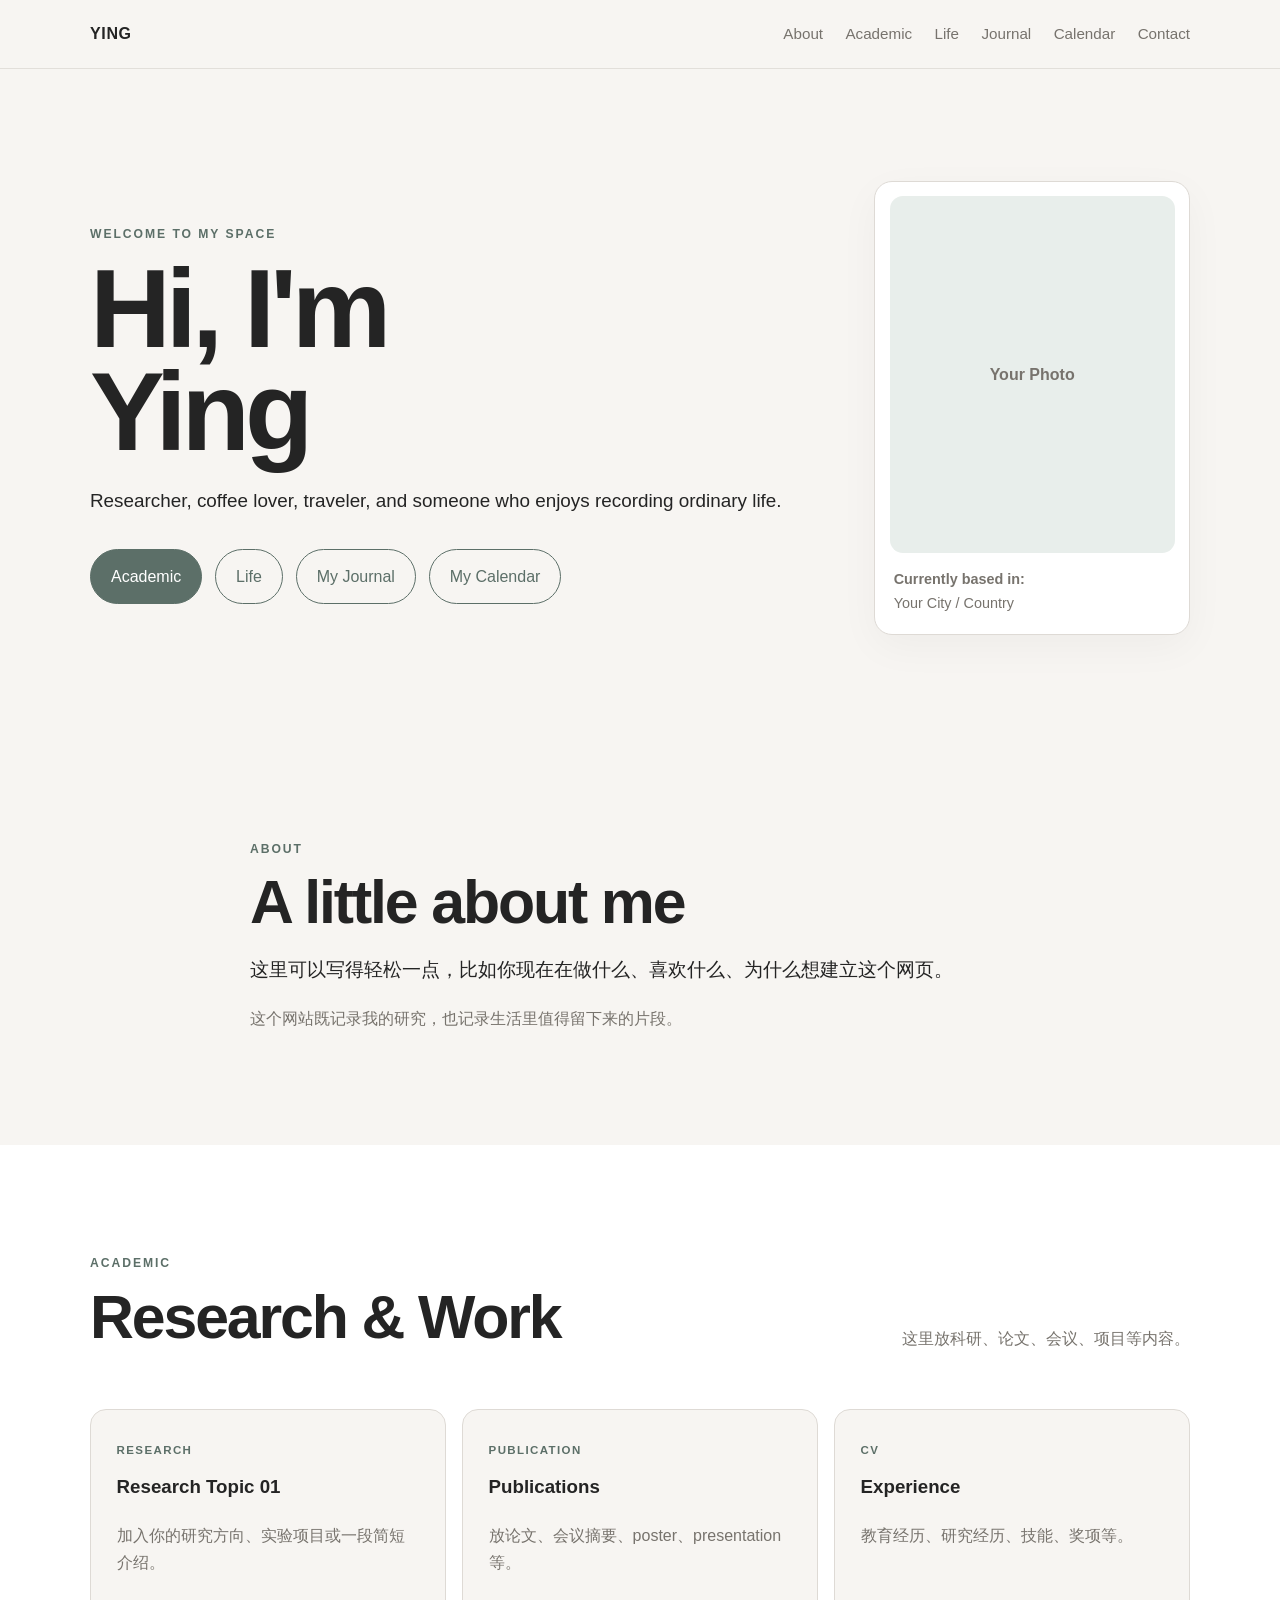
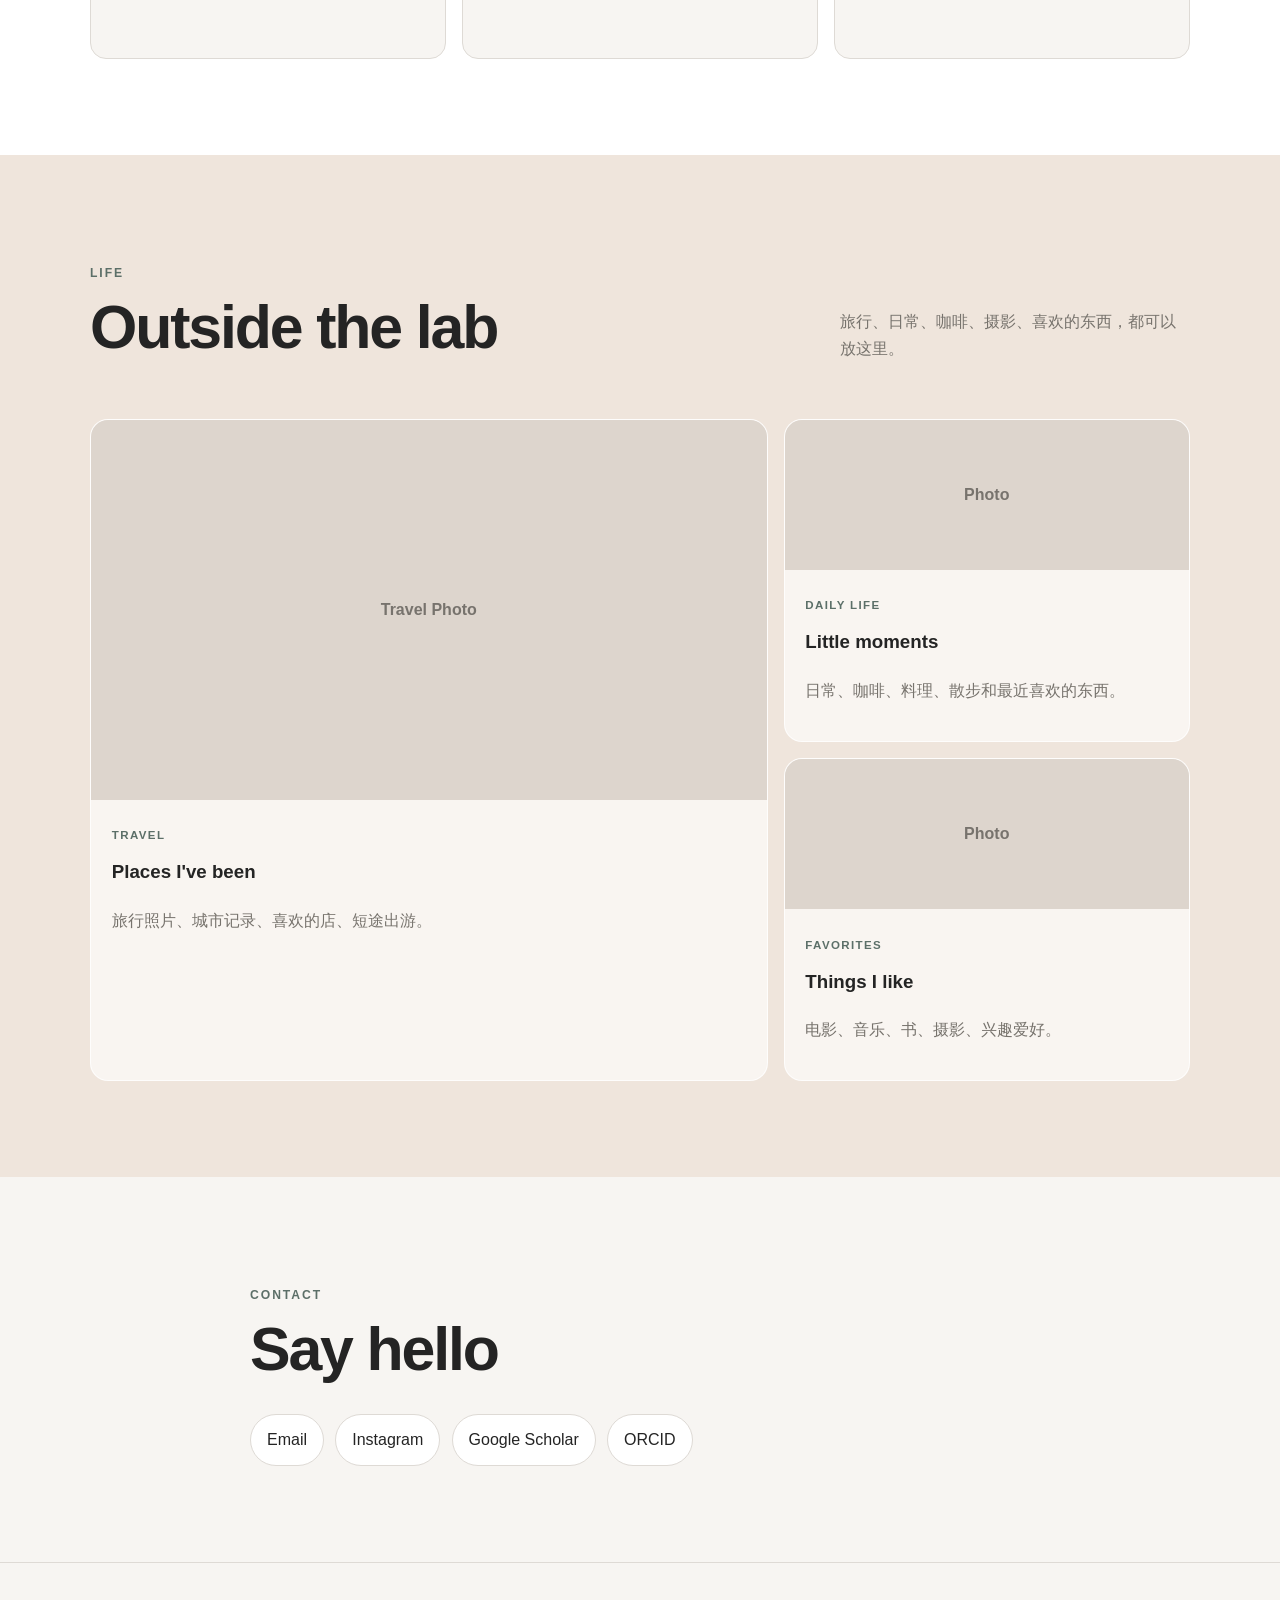
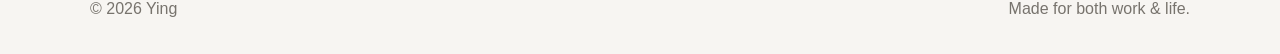
<file: index.html>
<!DOCTYPE html>
<html lang="zh-CN">
<head>
  <meta charset="UTF-8" />
  <meta name="viewport" content="width=device-width, initial-scale=1.0" />
  <title>Ying's Personal Website</title>
  <link rel="stylesheet" href="styles.css" />
</head>
<body>

<header class="site-header">
  <div class="container nav">
    <a class="logo" href="#home">YING</a>
    <nav class="nav-links">
      <a href="#about">About</a>
      <a href="#academic">Academic</a>
      <a href="#life">Life</a>
      <a href="journal.html">Journal</a>
      <a href="calendar.html">Calendar</a>
      <a href="#contact">Contact</a>
    </nav>
  </div>
</header>

<main>

  <section id="home" class="hero">
    <div class="container hero-grid">
      <div class="hero-copy">
        <p class="small-label">WELCOME TO MY SPACE</p>
        <h1>Hi, I'm<br>Ying</h1>
        <p class="lead">Researcher, coffee lover, traveler, and someone who enjoys recording ordinary life.</p>
        <div class="hero-links">
          <a class="button primary" href="#academic">Academic</a>
          <a class="button secondary" href="#life">Life</a>
          <a class="button secondary" href="journal.html">My Journal</a>
          <a class="button secondary" href="calendar.html">My Calendar</a>
        </div>
      </div>

      <div class="profile-card">
        <div class="photo-placeholder">Your Photo</div>
        <div class="profile-note">
          <strong>Currently based in:</strong><br>
          Your City / Country
        </div>
      </div>
    </div>
  </section>

  <section id="about" class="section">
    <div class="container narrow">
      <p class="section-label">ABOUT</p>
      <h2>A little about me</h2>
      <p class="big-text">
        这里可以写得轻松一点，比如你现在在做什么、喜欢什么、为什么想建立这个网页。
      </p>
      <p class="muted">
        这个网站既记录我的研究，也记录生活里值得留下来的片段。
      </p>
    </div>
  </section>

  <section id="academic" class="section academic-section">
    <div class="container">
      <div class="section-heading">
        <div>
          <p class="section-label">ACADEMIC</p>
          <h2>Research & Work</h2>
        </div>
        <p class="section-description">这里放科研、论文、会议、项目等内容。</p>
      </div>

      <div class="card-grid">
        <article class="card">
          <span class="tag">Research</span>
          <h3>Research Topic 01</h3>
          <p>加入你的研究方向、实验项目或一段简短介绍。</p>
        </article>

        <article class="card">
          <span class="tag">Publication</span>
          <h3>Publications</h3>
          <p>放论文、会议摘要、poster、presentation 等。</p>
        </article>

        <article class="card">
          <span class="tag">CV</span>
          <h3>Experience</h3>
          <p>教育经历、研究经历、技能、奖项等。</p>
        </article>
      </div>
    </div>
  </section>

  <section id="life" class="section life-section">
    <div class="container">
      <div class="section-heading">
        <div>
          <p class="section-label">LIFE</p>
          <h2>Outside the lab</h2>
        </div>
        <p class="section-description">旅行、日常、咖啡、摄影、喜欢的东西，都可以放这里。</p>
      </div>

      <div class="life-grid">
        <article class="life-card large">
          <div class="image-placeholder">Travel Photo</div>
          <div class="life-card-text">
            <span class="tag">Travel</span>
            <h3>Places I've been</h3>
            <p>旅行照片、城市记录、喜欢的店、短途出游。</p>
          </div>
        </article>

        <article class="life-card">
          <div class="image-placeholder small">Photo</div>
          <div class="life-card-text">
            <span class="tag">Daily Life</span>
            <h3>Little moments</h3>
            <p>日常、咖啡、料理、散步和最近喜欢的东西。</p>
          </div>
        </article>

        <article class="life-card">
          <div class="image-placeholder small">Photo</div>
          <div class="life-card-text">
            <span class="tag">Favorites</span>
            <h3>Things I like</h3>
            <p>电影、音乐、书、摄影、兴趣爱好。</p>
          </div>
        </article>
      </div>
    </div>
  </section>

  <section id="contact" class="section contact-section">
    <div class="container narrow">
      <p class="section-label">CONTACT</p>
      <h2>Say hello</h2>
      <div class="contact-links">
        <a href="mailto:your-email@example.com">Email</a>
        <a href="#">Instagram</a>
        <a href="#">Google Scholar</a>
        <a href="#">ORCID</a>
      </div>
    </div>
  </section>

</main>

<footer>
  <div class="container footer-inner">
    <span>© 2026 Ying</span>
    <span>Made for both work & life.</span>
  </div>
</footer>

</body>
</html>
</file>
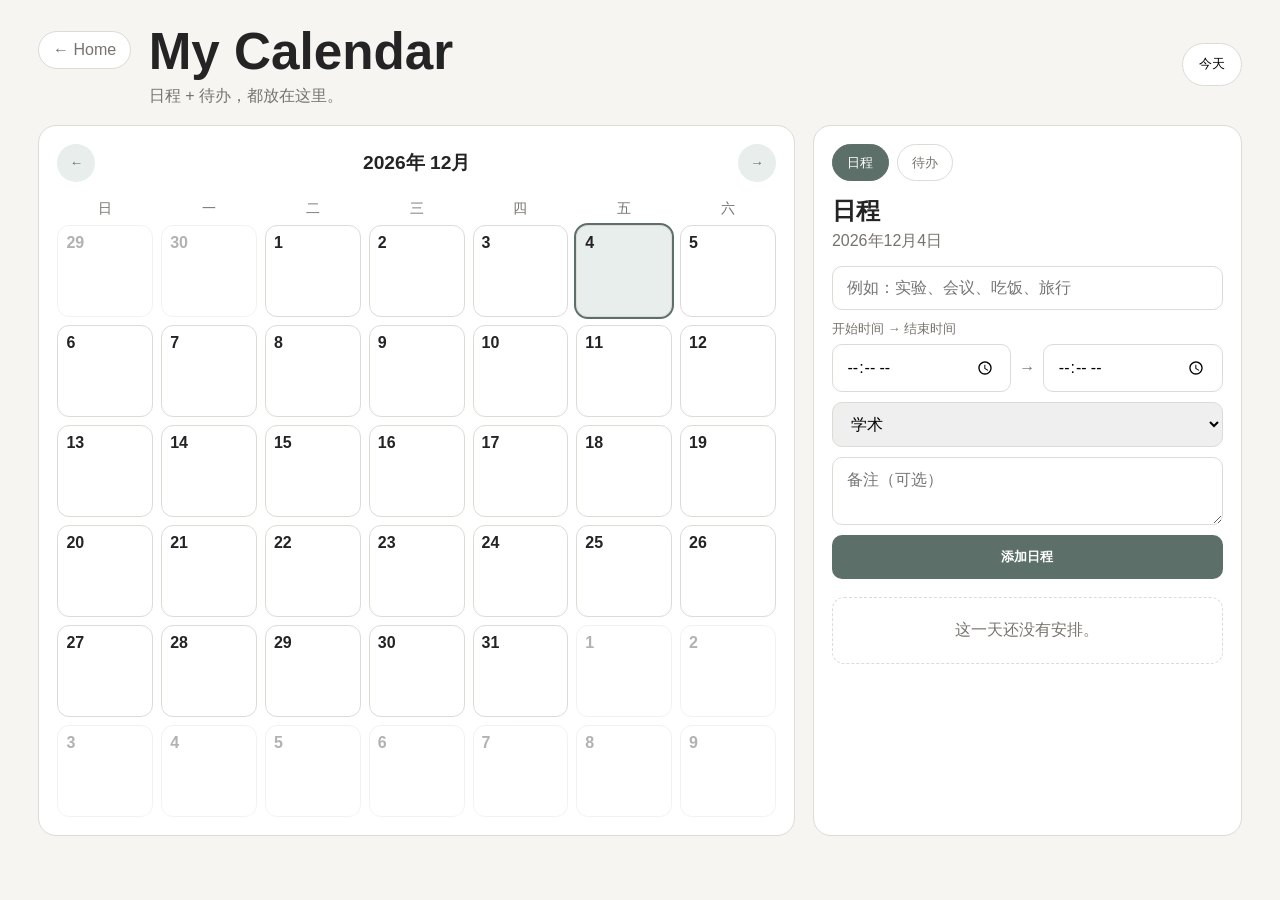
<file: calendar.html>
<!DOCTYPE html>
<html lang="zh-CN">
<head>
<meta charset="UTF-8">
<meta name="viewport" content="width=device-width,initial-scale=1.0">
<title>Ying's Calendar</title>
<style>
:root{--bg:#f7f5f2;--panel:#fff;--text:#242424;--muted:#77736d;--line:#dedad5;--accent:#5c6f68;--soft:#e8eeeb;--life:#b68564;--important:#b75c5c}
*{box-sizing:border-box}body{margin:0;font-family:-apple-system,BlinkMacSystemFont,"Segoe UI",Arial,sans-serif;background:var(--bg);color:var(--text)}
a{color:inherit}.app{width:min(1220px,94%);margin:auto;padding:22px 0 50px}.top{display:flex;justify-content:space-between;align-items:center;gap:16px;margin-bottom:18px}
.top-left{display:flex;align-items:flex-start;gap:18px}.back{margin-top:9px;text-decoration:none;border:1px solid var(--line);background:#fff;border-radius:999px;padding:.55rem .85rem;color:var(--muted)}
h1{margin:0;font-size:clamp(2rem,4vw,3.4rem)}.sub{color:var(--muted);margin:.3rem 0 0}.today{border:1px solid var(--line);background:#fff;border-radius:999px;padding:.7rem 1rem;cursor:pointer}
.layout{display:grid;grid-template-columns:1.5fr .85fr;gap:18px}.panel{background:var(--panel);border:1px solid var(--line);border-radius:18px;padding:18px}
.calhead{display:flex;justify-content:space-between;align-items:center;margin-bottom:12px}.calhead button{border:0;background:var(--soft);color:var(--accent);width:38px;height:38px;border-radius:50%;cursor:pointer}
.month{font-weight:700;font-size:1.2rem}.week,.days{display:grid;grid-template-columns:repeat(7,1fr);gap:8px}.week div{text-align:center;color:var(--muted);font-size:.85rem;padding:.4rem 0}
.day{min-height:92px;border:1px solid var(--line);border-radius:12px;padding:8px;cursor:pointer}.day.other{opacity:.35}.day.now{outline:2px solid var(--accent)}.day.sel{background:var(--soft)}
.num{font-weight:600}.dots{display:flex;gap:4px;flex-wrap:wrap;margin-top:8px}.dot{width:7px;height:7px;border-radius:50%;background:var(--accent)}.dot.life{background:var(--life)}.dot.important{background:var(--important)}
.tabs{display:flex;gap:8px;margin-bottom:14px}.tab{border:1px solid var(--line);background:#fff;padding:.55rem .9rem;border-radius:999px;cursor:pointer;color:var(--muted)}.tab.active{background:var(--accent);color:#fff;border-color:var(--accent)}
.tabpage{display:none}.tabpage.active{display:block}h2{margin:.2rem 0}.date{color:var(--muted);margin-bottom:14px}.form{display:grid;gap:10px;margin-bottom:18px}
.time-row{display:grid;grid-template-columns:1fr auto 1fr;gap:8px;align-items:center}.time-label{font-size:.82rem;color:var(--muted);margin-bottom:-4px}
input,select,textarea{width:100%;padding:.75rem .85rem;border:1px solid var(--line);border-radius:10px;font:inherit}textarea{min-height:68px;resize:vertical}
.add{border:0;background:var(--accent);color:#fff;padding:.8rem 1rem;border-radius:10px;cursor:pointer;font-weight:600}.tasks,.todos{display:grid;gap:10px}
.task,.todo{border:1px solid var(--line);border-radius:12px;padding:12px;display:grid;grid-template-columns:auto 1fr auto;gap:10px;align-items:start}.task.done .title,.todo.done .title{text-decoration:line-through;opacity:.5}
.meta{font-size:.85rem;color:var(--muted);margin-top:4px}.tag{display:inline-block;padding:.15rem .45rem;border-radius:999px;background:var(--soft);color:var(--accent);margin-right:6px}.tag.life{background:#f0e2d7;color:#9a6747}.tag.important{background:#f4dddd;color:#a74a4a}
.del{border:0;background:transparent;color:var(--important);cursor:pointer;font-size:1.1rem}.empty{color:var(--muted);text-align:center;padding:22px;border:1px dashed var(--line);border-radius:12px}
.todo-form{display:grid;grid-template-columns:1fr auto;gap:8px;margin-bottom:12px}.todo-form button{border:0;background:var(--accent);color:#fff;border-radius:10px;padding:0 1rem;cursor:pointer}
.todo-tools{display:flex;justify-content:space-between;align-items:center;margin:10px 0 14px;color:var(--muted);font-size:.9rem}.small-btn{border:1px solid var(--line);background:#fff;border-radius:999px;padding:.4rem .7rem;cursor:pointer;color:var(--muted)}
@media(max-width:820px){.layout{grid-template-columns:1fr}.day{min-height:70px}.top{align-items:flex-start}.top-left{gap:10px}}
</style>
</head>
<body>
<div class="app">
  <div class="top">
    <div class="top-left">
      <a class="back" href="index.html">← Home</a>
      <div><h1>My Calendar</h1><p class="sub">日程 + 待办，都放在这里。</p></div>
    </div>
    <button class="today" id="todayBtn">今天</button>
  </div>

  <div class="layout">
    <section class="panel">
      <div class="calhead"><button id="prev">←</button><div class="month" id="month"></div><button id="next">→</button></div>
      <div class="week"><div>日</div><div>一</div><div>二</div><div>三</div><div>四</div><div>五</div><div>六</div></div>
      <div class="days" id="days"></div>
    </section>

    <aside class="panel">
      <div class="tabs"><button class="tab active" data-tab="schedule">日程</button><button class="tab" data-tab="todo">待办</button></div>

      <div id="schedule" class="tabpage active">
        <h2>日程</h2><div class="date" id="date"></div>
        <div class="form">
          <input id="title" placeholder="例如：实验、会议、吃饭、旅行">
          <div class="time-label">开始时间 → 结束时间</div>
          <div class="time-row">
            <input id="startTime" type="time" aria-label="开始时间">
            <span style="color:var(--muted)">→</span>
            <input id="endTime" type="time" aria-label="结束时间">
          </div>
          <select id="cat"><option value="academic">学术</option><option value="life">生活</option><option value="important">重要</option></select>
          <textarea id="note" placeholder="备注（可选）"></textarea>
          <button class="add" id="add">添加日程</button>
        </div>
        <div class="tasks" id="tasks"></div>
      </div>

      <div id="todo" class="tabpage">
        <h2>待办清单</h2>
        <div class="todo-form" style="grid-template-columns:1fr;gap:8px">
          <input id="todoTitle" placeholder="例如：整理数据、买咖啡豆、预约...">
          <div class="time-label">开始时间 → 结束时间</div>
          <div class="time-row">
            <input id="todoStartTime" type="time" aria-label="待办开始时间">
            <span style="color:var(--muted)">→</span>
            <input id="todoEndTime" type="time" aria-label="待办结束时间">
          </div>
          <button id="addTodo" style="min-height:42px">添加</button>
        </div>
        <div class="todo-tools"><span id="todoCount">0 项未完成</span><button class="small-btn" id="clearDone">清除已完成</button></div>
        <div class="todos" id="todos"></div>
      </div>
    </aside>
  </div>
</div>

<script>
const K="ying_calendar_v2";
let store=JSON.parse(localStorage.getItem(K)||'{"events":{},"todos":[]}');
if(!store.events) store.events={}; if(!store.todos) store.todos=[];
const now=new Date(); let view=new Date(now.getFullYear(),now.getMonth(),1); let sel=new Date(now.getFullYear(),now.getMonth(),now.getDate()); const $=id=>document.getElementById(id);

function dateKey(d){return d.getFullYear()+"-"+String(d.getMonth()+1).padStart(2,"0")+"-"+String(d.getDate()).padStart(2,"0")}
function same(a,b){return a.getFullYear()==b.getFullYear()&&a.getMonth()==b.getMonth()&&a.getDate()==b.getDate()}
function save(){localStorage.setItem(K,JSON.stringify(store))}
function catLabel(c){return c==="life"?"生活":c==="important"?"重要":"学术"}

function renderCal(){
  $("days").innerHTML=""; const y=view.getFullYear(),m=view.getMonth(); $("month").textContent=`${y}年 ${m+1}月`; const first=new Date(y,m,1), start=new Date(y,m,1-first.getDay());
  for(let i=0;i<42;i++){
    let d=new Date(start); d.setDate(start.getDate()+i); let e=document.createElement("div");
    e.className="day"+(d.getMonth()!=m?" other":"")+(same(d,now)?" now":"")+(same(d,sel)?" sel":""); e.innerHTML=`<div class="num">${d.getDate()}</div>`;
    let arr=store.events[dateKey(d)]||[]; if(arr.length){let dots=document.createElement("div"); dots.className="dots"; arr.slice(0,6).forEach(t=>{let s=document.createElement("span"); s.className="dot "+t.cat; dots.appendChild(s)}); e.appendChild(dots)}
    e.onclick=()=>{sel=new Date(d.getFullYear(),d.getMonth(),d.getDate()); if(d.getMonth()!=m) view=new Date(d.getFullYear(),d.getMonth(),1); renderAll()}; $("days").appendChild(e)
  }
}

function renderTasks(){
  const k=dateKey(sel), arr=store.events[k]||[]; $("date").textContent=`${sel.getFullYear()}年${sel.getMonth()+1}月${sel.getDate()}日`; $("tasks").innerHTML="";
  if(!arr.length){$("tasks").innerHTML='<div class="empty">这一天还没有安排。</div>'; return}
  arr.sort((a,b)=>(a.startTime||a.time||"99:99").localeCompare(b.startTime||b.time||"99:99")).forEach((t,i)=>{
    const s=t.startTime||t.time||"", en=t.endTime||"", timeText=s&&en?`${s}–${en}`:s;
    let e=document.createElement("div"); e.className="task"+(t.done?" done":"");
    e.innerHTML=`<input type="checkbox" ${t.done?"checked":""}><div><div class="title">${t.title}</div><div class="meta"><span class="tag ${t.cat}">${catLabel(t.cat)}</span>${timeText}${t.note?" · "+t.note:""}</div></div><button class="del">×</button>`;
    e.querySelector("input").onchange=x=>{t.done=x.target.checked;save();renderTasks()}; e.querySelector(".del").onclick=()=>{arr.splice(i,1); if(!arr.length) delete store.events[k]; save(); renderAll()}; $("tasks").appendChild(e)
  })
}

function renderTodos(){
  $("todos").innerHTML=""; const left=store.todos.filter(t=>!t.done).length; $("todoCount").textContent=`${left} 项未完成`;
  if(!store.todos.length){$("todos").innerHTML='<div class="empty">目前没有待办。</div>'; return}
  store.todos.forEach((t,i)=>{
    const s=t.startTime||"", en=t.endTime||"";
    const timeText=s&&en?`${s}–${en}`:s;
    let e=document.createElement("div");
    e.className="todo"+(t.done?" done":"");
    e.innerHTML=`<input type="checkbox" ${t.done?"checked":""}>
      <div>
        <div class="title">${t.title}</div>
        ${timeText?`<div class="meta">${timeText}</div>`:""}
      </div>
      <button class="del">×</button>`;
    e.querySelector("input").onchange=x=>{t.done=x.target.checked;save();renderTodos()};
    e.querySelector(".del").onclick=()=>{store.todos.splice(i,1);save();renderTodos()};
    $("todos").appendChild(e)
  })
}

function renderAll(){renderCal();renderTasks();renderTodos()}
$("prev").onclick=()=>{view=new Date(view.getFullYear(),view.getMonth()-1,1);renderCal()}; $("next").onclick=()=>{view=new Date(view.getFullYear(),view.getMonth()+1,1);renderCal()};
$("todayBtn").onclick=()=>{sel=new Date(now.getFullYear(),now.getMonth(),now.getDate()); view=new Date(now.getFullYear(),now.getMonth(),1); renderAll()};

$("add").onclick=()=>{
  let t=$("title").value.trim(); if(!t) return alert("先写一个日程名称。");
  const s=$("startTime").value, e=$("endTime").value; if(s&&e&&e<s) return alert("结束时间不能早于开始时间。");
  let k=dateKey(sel); store.events[k]=store.events[k]||[]; store.events[k].push({title:t,startTime:s,endTime:e,cat:$("cat").value,note:$("note").value.trim(),done:false});
  $("title").value=""; $("startTime").value=""; $("endTime").value=""; $("note").value=""; save(); renderAll()
};

$("addTodo").onclick=()=>{
  let t=$("todoTitle").value.trim();
  if(!t) return;
  const s=$("todoStartTime").value, e=$("todoEndTime").value;
  if(s&&e&&e<s) return alert("结束时间不能早于开始时间。");
  store.todos.push({title:t,startTime:s,endTime:e,done:false});
  $("todoTitle").value="";
  $("todoStartTime").value="";
  $("todoEndTime").value="";
  save();
  renderTodos()
};
$("todoTitle").addEventListener("keydown",e=>{if(e.key==="Enter") $("addTodo").click()}); $("clearDone").onclick=()=>{store.todos=store.todos.filter(t=>!t.done); save(); renderTodos()};

document.querySelectorAll(".tab").forEach(btn=>{btn.onclick=()=>{document.querySelectorAll(".tab").forEach(b=>b.classList.remove("active")); document.querySelectorAll(".tabpage").forEach(p=>p.classList.remove("active")); btn.classList.add("active"); $(btn.dataset.tab).classList.add("active")}});
renderAll();
</script>
</body>
</html>
</file>
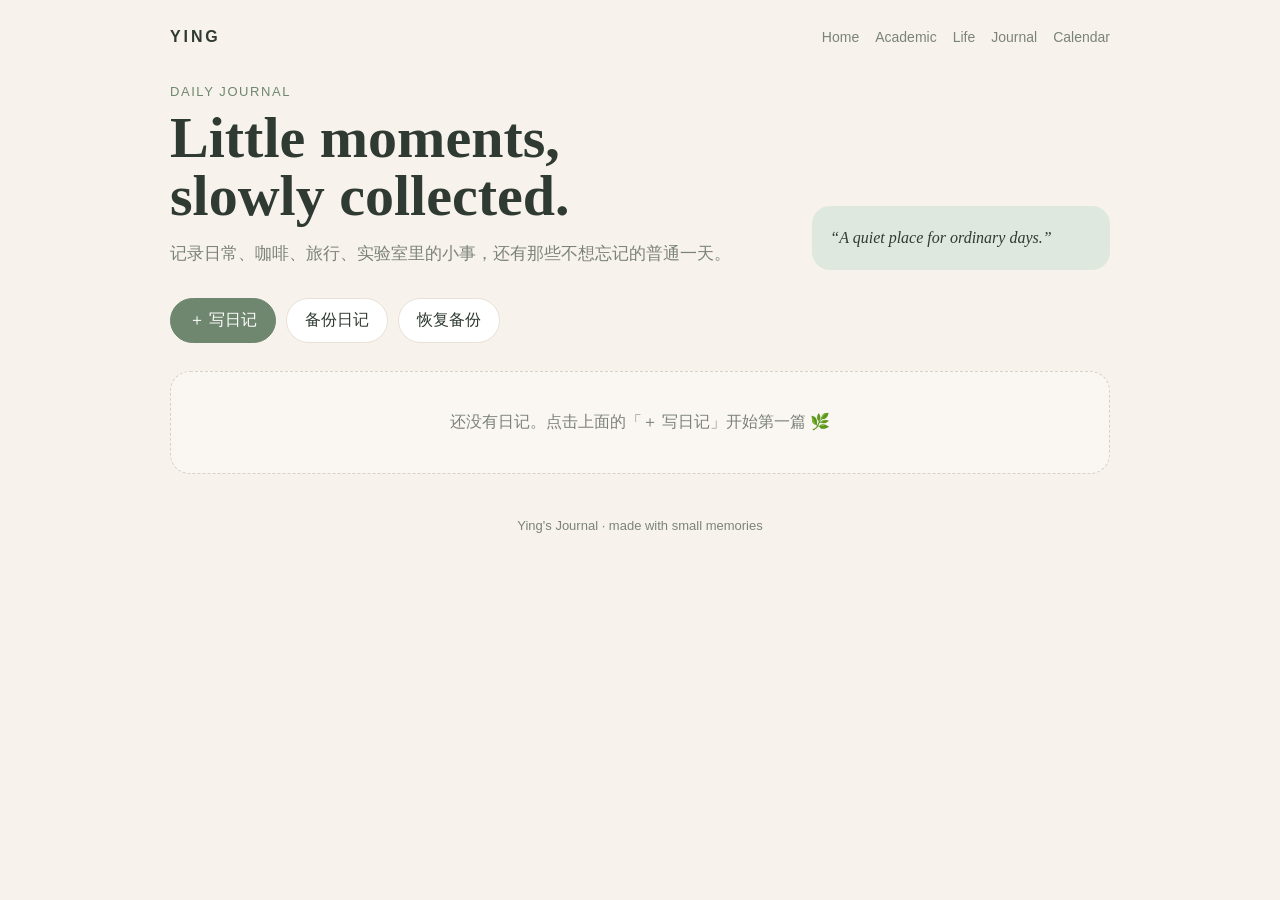
<file: journal.html>
<!doctype html>
<html lang="zh-CN">
<head>
<meta charset="utf-8">
<meta name="viewport" content="width=device-width, initial-scale=1">
<title>Ying's Journal</title>
<style>
:root{
  --bg:#f7f3ec;--card:#fffdf9;--text:#2f3a32;--muted:#7b827a;
  --accent:#6f866f;--accent-dark:#546b57;--accent-soft:#dfe8df;
  --line:#e8e1d7;--danger:#a45f5f;--shadow:0 10px 28px rgba(70,70,60,.06)
}
*{box-sizing:border-box}
body{margin:0;font-family:-apple-system,BlinkMacSystemFont,"Segoe UI","PingFang SC","Hiragino Sans GB","Microsoft YaHei",sans-serif;background:var(--bg);color:var(--text)}
a{color:inherit;text-decoration:none}
button,input,textarea{font:inherit}
.wrap{max-width:980px;margin:0 auto;padding:28px 20px 70px}
.topbar{display:flex;align-items:center;justify-content:space-between;gap:16px;margin-bottom:38px}
.brand{font-weight:700;letter-spacing:.18em}
.nav{display:flex;gap:16px;flex-wrap:wrap;font-size:14px;color:var(--muted)}
.nav a:hover{color:var(--accent)}
.hero{display:grid;grid-template-columns:1.35fr .65fr;gap:24px;align-items:end;margin-bottom:28px}
.eyebrow{color:var(--accent);font-size:13px;letter-spacing:.12em;text-transform:uppercase}
h1,h2{font-family:Georgia,"Times New Roman",serif}
h1{font-size:58px;line-height:1;margin:10px 0 14px}
.intro{font-size:17px;line-height:1.8;color:var(--muted);max-width:620px}
.note{background:var(--accent-soft);padding:18px;border-radius:18px;font-family:Georgia,"Times New Roman",serif;font-style:italic;line-height:1.7}
.actions{display:flex;gap:10px;flex-wrap:wrap;margin:22px 0 28px}
.btn{border:none;border-radius:999px;padding:11px 18px;cursor:pointer;transition:.18s ease;background:white;border:1px solid var(--line);color:var(--text)}
.btn:hover{transform:translateY(-1px);box-shadow:var(--shadow)}
.btn.primary{background:var(--accent);color:white;border-color:var(--accent)}
.btn.primary:hover{background:var(--accent-dark)}
.btn.small{padding:7px 12px;font-size:12px}
.btn.danger{color:var(--danger)}
.composer{display:none;background:var(--card);border:1px solid var(--line);border-radius:22px;padding:24px;margin-bottom:30px;box-shadow:var(--shadow)}
.composer.open{display:block}
.composer h2{font-size:30px;margin:0 0 18px}
.form-grid{display:grid;grid-template-columns:1fr 1fr;gap:14px}
.field{display:flex;flex-direction:column;gap:7px}
.field.full{grid-column:1/-1}
label{font-size:13px;color:var(--muted)}
input,textarea{width:100%;border:1px solid var(--line);border-radius:13px;background:#fff;padding:12px 13px;color:var(--text);outline:none}
input:focus,textarea:focus{border-color:#a8b6a8;box-shadow:0 0 0 3px rgba(111,134,111,.10)}
textarea{min-height:170px;resize:vertical;line-height:1.8}
.help{font-size:12px;color:var(--muted);line-height:1.6}
.preview{display:flex;gap:10px;flex-wrap:wrap;margin-top:10px}
.preview img{width:110px;height:82px;object-fit:cover;border-radius:12px;border:1px solid var(--line)}
.composer-actions{display:flex;gap:10px;justify-content:flex-end;margin-top:18px;flex-wrap:wrap}
.year-title{display:flex;align-items:center;gap:12px;margin:36px 0 18px;color:var(--accent)}
.year-title:after{content:"";height:1px;background:var(--line);flex:1}
.entry{background:var(--card);border:1px solid var(--line);border-radius:22px;padding:26px;margin-bottom:22px;box-shadow:var(--shadow)}
.entry-head{display:flex;justify-content:space-between;gap:18px;align-items:flex-start}
.date{font-size:13px;color:var(--accent);letter-spacing:.05em;text-transform:uppercase}
.entry h2{font-size:30px;margin:6px 0 10px}
.tags{display:flex;gap:8px;flex-wrap:wrap}
.tag{background:#eef2ec;border-radius:999px;padding:5px 10px;font-size:12px;color:var(--accent)}
.entry p{line-height:1.95;margin:16px 0;color:#4d554e;white-space:pre-wrap}
.photos{display:grid;grid-template-columns:repeat(3,1fr);gap:10px;margin-top:18px}
.photo{aspect-ratio:4/3;border-radius:16px;background:#ece7de;overflow:hidden}
.photo img{width:100%;height:100%;object-fit:cover;display:block}
.entry-tools{display:flex;gap:8px;justify-content:flex-end;margin-top:16px}
.empty{padding:40px 20px;text-align:center;color:var(--muted);border:1px dashed #d8d1c6;border-radius:20px;background:rgba(255,255,255,.35)}
.footer{margin-top:44px;color:var(--muted);font-size:13px;text-align:center}
.toast{position:fixed;right:20px;bottom:20px;background:#2f3a32;color:white;padding:11px 15px;border-radius:12px;opacity:0;transform:translateY(12px);pointer-events:none;transition:.2s;z-index:20}
.toast.show{opacity:1;transform:translateY(0)}
.hidden{display:none}
@media(max-width:760px){
  .hero{grid-template-columns:1fr} h1{font-size:44px}.entry-head{display:block}.tags{margin-top:10px}
  .photos{grid-template-columns:1fr 1fr}.form-grid{grid-template-columns:1fr}.field.full{grid-column:auto}
}
</style>
</head>
<body>
<div class="wrap">
  <div class="topbar">
    <div class="brand">YING</div>
    <div class="nav">
      <a href="index.html">Home</a><a href="index.html#academic">Academic</a><a href="index.html#life">Life</a>
      <a href="journal.html">Journal</a><a href="calendar.html">Calendar</a>
    </div>
  </div>

  <section class="hero">
    <div>
      <div class="eyebrow">Daily journal</div>
      <h1>Little moments,<br>slowly collected.</h1>
      <div class="intro">记录日常、咖啡、旅行、实验室里的小事，还有那些不想忘记的普通一天。</div>
    </div>
    <div class="note">“A quiet place for ordinary days.”</div>
  </section>

  <div class="actions">
    <button class="btn primary" id="newBtn">＋ 写日记</button>
    <button class="btn" id="exportBtn">备份日记</button>
    <button class="btn" id="importBtn">恢复备份</button>
    <input id="importFile" class="hidden" type="file" accept="application/json">
  </div>

  <section class="composer" id="composer">
    <h2 id="composerTitle">写一篇新日记</h2>
    <div class="form-grid">
      <div class="field"><label>日期</label><input id="dateInput" type="date"></div>
      <div class="field"><label>地点（可选）</label><input id="locationInput" placeholder="Tokyo"></div>
      <div class="field full"><label>标题</label><input id="titleInput" placeholder="今天发生了什么？"></div>
      <div class="field full"><label>标签（用逗号分开）</label><input id="tagsInput" placeholder="Daily, Coffee, Travel"></div>
      <div class="field full"><label>正文</label><textarea id="bodyInput" placeholder="写下今天想记住的事情……"></textarea></div>
      <div class="field full">
        <label>照片（最多 3 张）</label>
        <input id="photosInput" type="file" accept="image/*" multiple>
        <div class="help">照片会压缩后保存在当前浏览器中。为避免空间不足，建议每篇最多 3 张。</div>
        <div class="preview" id="preview"></div>
      </div>
    </div>
    <div class="composer-actions">
      <button class="btn" id="cancelBtn">取消</button>
      <button class="btn primary" id="saveBtn">保存日记</button>
    </div>
  </section>

  <main id="entries"></main>
  <div class="footer">Ying's Journal · made with small memories</div>
</div>
<div class="toast" id="toast"></div>

<script>
const KEY='ying_journal_entries_v2';
let entries=[]; let editingId=null; let photoData=[];
const $=id=>document.getElementById(id);

function today(){return new Date().toISOString().slice(0,10)}
function load(){try{entries=JSON.parse(localStorage.getItem(KEY)||'[]')}catch(e){entries=[]} render()}
function persist(){localStorage.setItem(KEY,JSON.stringify(entries))}
function toast(msg){const t=$('toast');t.textContent=msg;t.classList.add('show');setTimeout(()=>t.classList.remove('show'),1800)}
function esc(s=''){return String(s).replace(/[&<>'"]/g,c=>({'&':'&amp;','<':'&lt;','>':'&gt;',"'":'&#39;','"':'&quot;'}[c]))}
function formatDate(s){if(!s)return'';const d=new Date(s+'T00:00:00');return d.toLocaleDateString('en-US',{year:'numeric',month:'long',day:'numeric'})}

function openComposer(item=null){
  editingId=item?.id||null; photoData=item?.photos?[...item.photos]:[];
  $('composerTitle').textContent=editingId?'编辑日记':'写一篇新日记';
  $('dateInput').value=item?.date||today(); $('locationInput').value=item?.location||'';
  $('titleInput').value=item?.title||''; $('tagsInput').value=(item?.tags||[]).join(', '); $('bodyInput').value=item?.body||'';
  $('photosInput').value=''; renderPreview(); $('composer').classList.add('open');
  $('composer').scrollIntoView({behavior:'smooth',block:'start'});
}
function closeComposer(){editingId=null;photoData=[];$('composer').classList.remove('open')}
function renderPreview(){
  $('preview').innerHTML=photoData.map((src,i)=>`<div><img src="${src}" alt="photo ${i+1}"><br><button class="btn small danger" onclick="removePhoto(${i})">删除</button></div>`).join('')
}
window.removePhoto=i=>{photoData.splice(i,1);renderPreview()}

function compressImage(file){return new Promise((resolve,reject)=>{
  const reader=new FileReader(); reader.onload=e=>{const img=new Image();img.onload=()=>{
    const max=1200;let w=img.width,h=img.height;if(Math.max(w,h)>max){const r=max/Math.max(w,h);w=Math.round(w*r);h=Math.round(h*r)}
    const c=document.createElement('canvas');c.width=w;c.height=h;c.getContext('2d').drawImage(img,0,0,w,h);resolve(c.toDataURL('image/jpeg',.72))
  };img.onerror=reject;img.src=e.target.result};reader.onerror=reject;reader.readAsDataURL(file)
})}

$('photosInput').addEventListener('change',async e=>{
  const files=[...e.target.files].slice(0,Math.max(0,3-photoData.length));
  for(const f of files){try{photoData.push(await compressImage(f))}catch(err){toast('有一张照片无法读取')}} renderPreview();
})

function saveEntry(){
  const date=$('dateInput').value,title=$('titleInput').value.trim(),body=$('bodyInput').value.trim();
  if(!date){toast('请选择日期');return} if(!title){toast('请写一个标题');return}
  const item={id:editingId||('j_'+Date.now()),date,location:$('locationInput').value.trim(),title,
    tags:$('tagsInput').value.split(',').map(x=>x.trim()).filter(Boolean),body,photos:[...photoData],updatedAt:Date.now()};
  if(editingId){entries=entries.map(x=>x.id===editingId?item:x)}else entries.push(item);
  try{persist()}catch(e){toast('保存空间不足，请减少照片');return}
  closeComposer();render();toast(editingId?'已更新':'已保存');
}
function editEntry(id){const item=entries.find(x=>x.id===id);if(item)openComposer(item)}
function deleteEntry(id){if(!confirm('确定删除这篇日记吗？'))return;entries=entries.filter(x=>x.id!==id);persist();render();toast('已删除')}
window.editEntry=editEntry;window.deleteEntry=deleteEntry;

function render(){
  const root=$('entries'); if(!entries.length){root.innerHTML='<div class="empty">还没有日记。点击上面的「＋ 写日记」开始第一篇 🌿</div>';return}
  const sorted=[...entries].sort((a,b)=>b.date.localeCompare(a.date)||b.updatedAt-a.updatedAt);let html='',lastYear='';
  for(const e of sorted){const year=e.date.slice(0,4);if(year!==lastYear){html+=`<div class="year-title"><strong>${year}</strong></div>`;lastYear=year}
    const tags=(e.tags||[]).map(t=>`<span class="tag">${esc(t)}</span>`).join('');
    const photos=(e.photos||[]).length?`<div class="photos">${e.photos.map((p,i)=>`<div class="photo"><img src="${p}" alt="journal photo ${i+1}"></div>`).join('')}</div>`:'';
    html+=`<article class="entry"><div class="entry-head"><div><div class="date">${esc(formatDate(e.date))}${e.location?' · '+esc(e.location):''}</div><h2>${esc(e.title)}</h2></div><div class="tags">${tags}</div></div><p>${esc(e.body)}</p>${photos}<div class="entry-tools"><button class="btn small" onclick="editEntry('${e.id}')">编辑</button><button class="btn small danger" onclick="deleteEntry('${e.id}')">删除</button></div></article>`
  }
  root.innerHTML=html;
}

$('newBtn').onclick=()=>openComposer(); $('cancelBtn').onclick=closeComposer; $('saveBtn').onclick=saveEntry;
$('exportBtn').onclick=()=>{const blob=new Blob([JSON.stringify(entries,null,2)],{type:'application/json'});const a=document.createElement('a');a.href=URL.createObjectURL(blob);a.download='ying-journal-backup.json';a.click();URL.revokeObjectURL(a.href);toast('备份已下载')};
$('importBtn').onclick=()=>$('importFile').click();
$('importFile').addEventListener('change',e=>{const f=e.target.files[0];if(!f)return;const r=new FileReader();r.onload=()=>{try{const data=JSON.parse(r.result);if(!Array.isArray(data))throw 0;if(!confirm('恢复备份会替换当前日记，继续吗？'))return;entries=data;persist();render();toast('备份已恢复')}catch(err){toast('备份文件格式不正确')}};r.readAsText(f)});
load();
</script>
</body>
</html>
</file>
<file: styles.css>
:root { --bg:#f7f5f2; --surface:#ffffff; --text:#242424; --muted:#77736d; --line:#dedad5; --accent:#5c6f68; --accent-soft:#e8eeeb; --warm:#efe5dc; --max-width:1100px; }
*{box-sizing:border-box} html{scroll-behavior:smooth} body{margin:0;font-family:-apple-system,BlinkMacSystemFont,"Segoe UI",Arial,sans-serif;color:var(--text);background:var(--bg);line-height:1.7} a{color:inherit}.container{width:min(92%,var(--max-width));margin:0 auto}.narrow{max-width:780px}.site-header{position:sticky;top:0;z-index:20;background:rgba(247,245,242,.92);backdrop-filter:blur(10px);border-bottom:1px solid rgba(222,218,213,.8)}.nav{min-height:68px;display:flex;align-items:center;justify-content:space-between}.logo{text-decoration:none;font-weight:700;letter-spacing:.04em}.nav-links{display:flex;gap:1.4rem;flex-wrap:wrap}.nav-links a{text-decoration:none;color:var(--muted);font-size:.95rem}.nav-links a:hover{color:var(--text)}.hero{padding:7rem 0 6rem}.hero-grid{display:grid;grid-template-columns:1.45fr .65fr;gap:5rem;align-items:center}.small-label,.section-label{color:var(--accent);letter-spacing:.16em;font-size:.76rem;font-weight:700}h1{margin:.4rem 0 1.4rem;font-size:clamp(3.5rem,9vw,7rem);line-height:.92;letter-spacing:-.045em}h2{margin:.35rem 0 1.2rem;font-size:clamp(2.2rem,5vw,3.8rem);line-height:1.05;letter-spacing:-.035em}h3{margin-top:.55rem}.lead,.big-text{font-size:1.18rem;max-width:720px}.muted,.section-description,.card p,.life-card p,.simple-list p{color:var(--muted)}.hero-links{display:flex;gap:.8rem;margin-top:2rem}.button{text-decoration:none;padding:.8rem 1.25rem;border-radius:100px;border:1px solid var(--accent)}.primary{background:var(--accent);color:#fff}.secondary{color:var(--accent)}.profile-card{background:var(--surface);border:1px solid var(--line);padding:.9rem;border-radius:18px;box-shadow:0 12px 40px rgba(0,0,0,.04)}.photo-placeholder{aspect-ratio:4/5;border-radius:13px;background:var(--accent-soft);display:grid;place-items:center;color:var(--muted);font-weight:600}.profile-note{padding:.9rem .25rem .2rem;color:var(--muted);font-size:.9rem}.section{padding:6rem 0}.academic-section{background:var(--surface)}.life-section{background:var(--warm)}.section-heading{display:flex;justify-content:space-between;align-items:end;gap:2rem;margin-bottom:2.5rem}.section-description{max-width:350px}.card-grid{display:grid;grid-template-columns:repeat(3,1fr);gap:1rem}.card{min-height:250px;padding:1.6rem;border:1px solid var(--line);border-radius:16px;background:var(--bg)}.card a{display:inline-block;margin-top:1rem;color:var(--accent);text-decoration:none}.tag{font-size:.72rem;color:var(--accent);text-transform:uppercase;letter-spacing:.12em;font-weight:700}.simple-list{margin-top:3rem;border-top:1px solid var(--line)}.list-row{display:grid;grid-template-columns:100px 1fr;gap:1.5rem;padding:1.2rem 0;border-bottom:1px solid var(--line)}.list-row p{margin:.2rem 0 0}.life-grid{display:grid;grid-template-columns:1.25fr .75fr;gap:1rem}.life-card{background:rgba(255,255,255,.6);border:1px solid rgba(255,255,255,.8);border-radius:18px;overflow:hidden}.life-card.large{grid-row:span 2}.image-placeholder{min-height:380px;background:#ddd5cd;display:grid;place-items:center;color:var(--muted);font-weight:600}.image-placeholder.small{min-height:150px}.life-card-text{padding:1.3rem}.journal{margin-top:3.5rem}.journal-row{display:grid;grid-template-columns:120px 1fr;border-top:1px solid rgba(90,80,70,.2);padding:1rem 0}.date{color:var(--muted)}.contact-links{display:flex;flex-wrap:wrap;gap:.7rem;margin-top:2rem}.contact-links a{text-decoration:none;border:1px solid var(--line);background:var(--surface);padding:.7rem 1rem;border-radius:100px}footer{border-top:1px solid var(--line);padding:2rem 0;color:var(--muted)}.footer-inner{display:flex;justify-content:space-between;gap:1rem}@media(max-width:780px){.nav{flex-direction:column;align-items:flex-start;padding:1rem 0}.hero-grid,.card-grid,.life-grid,.list-row,.journal-row{grid-template-columns:1fr}.hero{padding-top:4rem}.life-card.large{grid-row:auto}.section-heading,.footer-inner{flex-direction:column;align-items:flex-start}}
</file>
